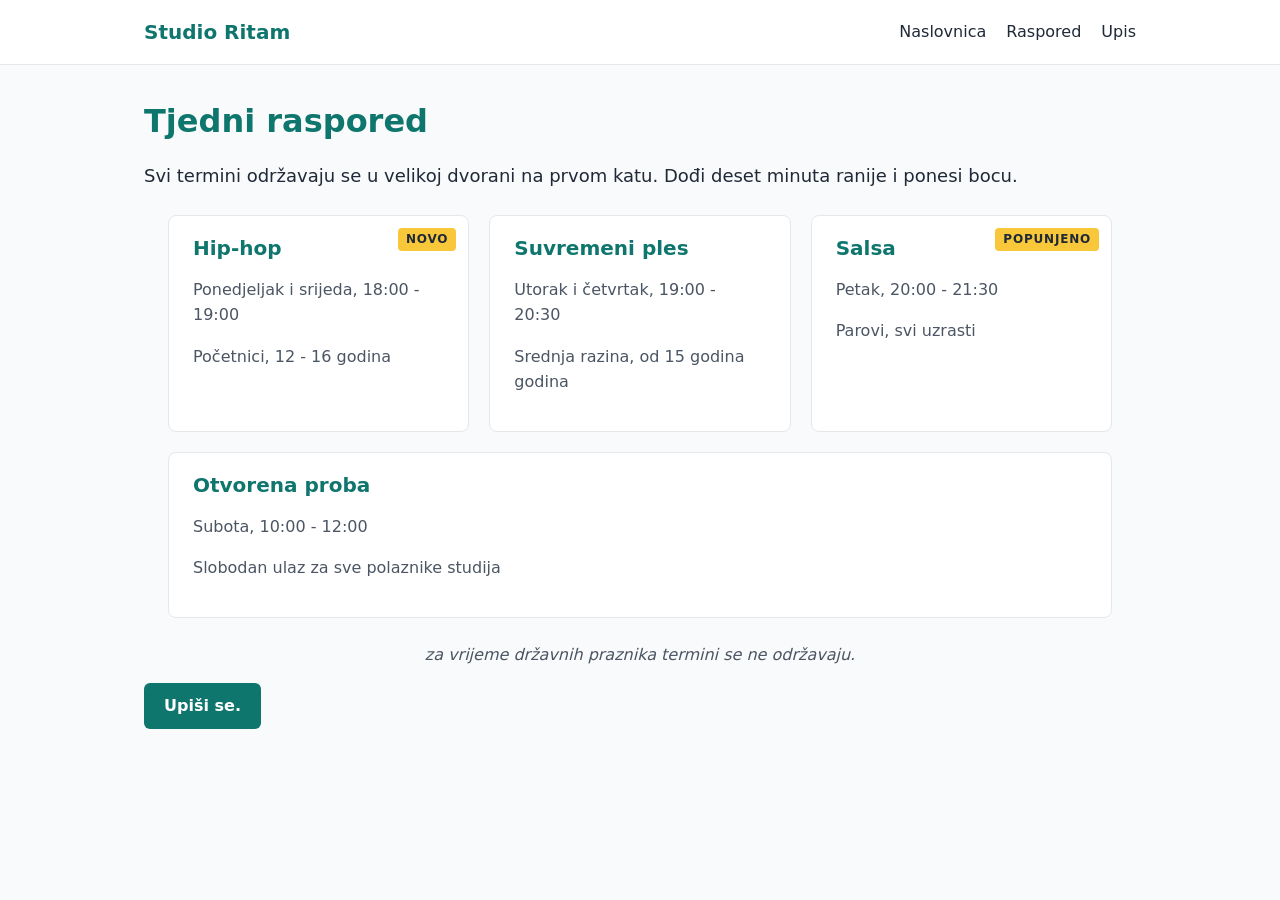
<file: schedule.html>
<!DOCTYPE html>
<html lang="hr">
<head>
    <meta charset="UTF-8">
    <meta name="viewport" content="width=device-width, initial-scale=1.0">
    <title>Raspored | Plesni studio Ritam</title>
    
    <link rel="stylesheet" href="css/style.css">
        

</head>
<body>
    
    <header class="site-header"> 
        <div class="wrapper header-bar">
            <a href="index.html" class="brand">Studio Ritam</a>
            <nav class="site-nav">
                <a href="index.html">Naslovnica</a>
                <a href="schedule.html.html">Raspored</a>
                <a href="enroll.html">Upis</a>
            </nav>
        </div>
    </header>

    <main class="wrapper">
            <h1 > Tjedni raspored</h1>
            <p class="intro">
                Svi termini održavaju se u velikoj dvorani na prvom katu.
                Dođi deset minuta ranije i ponesi bocu.
            </p>

            <div class="grid">
                <article class="card">
                    <span class="badge">NOVO</span>
                    <h2>Hip-hop</h2>
                    <p>Ponedjeljak i srijeda, 18:00 - 19:00</p>
                    <p>Početnici, 12 - 16 godina</p>
                </article>

                <article class="card">
                    
                    <h2>Suvremeni ples</h2>
                    <p>Utorak i četvrtak, 19:00 - 20:30</p>
                    <p>Srednja razina, od 15 godina godina</p>
                </article>


                <article class="card">
                    <span class="badge">POPUNJENO</span>
                    <h2>Salsa</h2>
                    <p>Petak, 20:00 - 21:30</p>
                    <p>Parovi, svi uzrasti</p>
                </article>


                <article class="card">
                    <h2>Otvorena proba</h2>
                    <p>Subota, 10:00 - 12:00</p>
                    <p>Slobodan ulaz za sve polaznike studija</p>
                </article>
            </div>

            <p id="note">za vrijeme državnih praznika termini se ne održavaju.</p>

            <a href="enroll.html" class="button">Upiši se.</a>
    </main>
</body>
</html>
</file>
<file: css/style.css>
*{
    box-sizing: border-box;
}


body{
    margin:0;
    font-family: system-ui, Arial, sans-serif;
    font-size: 16px;
    line-height: 1.6;
    color: #1f2937;
    background-color: #f9fafb;
}

h1, h2 {
    color: #0f766e;
    line-height: 1.2;
}

h2 {
    font-size: 2rem;
}

p {
    color: #4b5563;
}

.intro{
    font-size: 1.125rem;
    color: #1f2937;

}

#note {
    font-style: italic;
    text-align: center;
}

.wrapper {
    width: 100%;
    max-width: 1024px;
    margin: 0 auto;
    padding: 16px;
}

.card {
    padding: 20px 24px;
    background-color: white;
    border: 1px solid rgb(229, 231, 235);
    border-radius: 8px;
}

.card h2 {
    margin-top: 0;
    font-size: 1.25rem;
}

.button {
    display: inline-block;
    padding: 10px 20px;
    background-color: #0f766e;
    color: white;
    font-weight: 600;
    text-decoration: none;
    border-radius: 6px;
}

.site-header {
    background-color: white;
    border-bottom: 1px solid rgb(229, 231, 235);
}

.header-bar {
    display: flex;
    flex-wrap: wrap;
    justify-content: space-between;
    align-items: center;
    gap: 8px 20px ;
}

.brand {
    font-size: 1.25rem;
    font-weight: 700;
    color: #0f766e;
    text-decoration: none;
}

.site-nav {
    display: flex;
    gap: 20px;
}

.site-nav a{
    color: #1f2937;
    text-decoration: none;
}

.site-nav a:hover {
    color: #0f766e;
    text-decoration: underline;
}

.grid {
    display: flex;
    flex-wrap: wrap;
    gap: 20px;
    margin: 24px;
}

.grid .card {
    flex:1 1 260px;
}

.card {
    position: relative;
}

.badge {
    position: absolute;
    top: 12px;
    right: 12px;
    padding: 2px 8px;
    font-size: 0.75rem;
    font-weight: 700;
    letter-spacing: 0.05rem;
    background-color: hsl(45, 93%, 60%);
    border-radius: 4px;

}

.site-header {
    position: sticky;
    top:0;
    z-index: 10;
}
</file>
